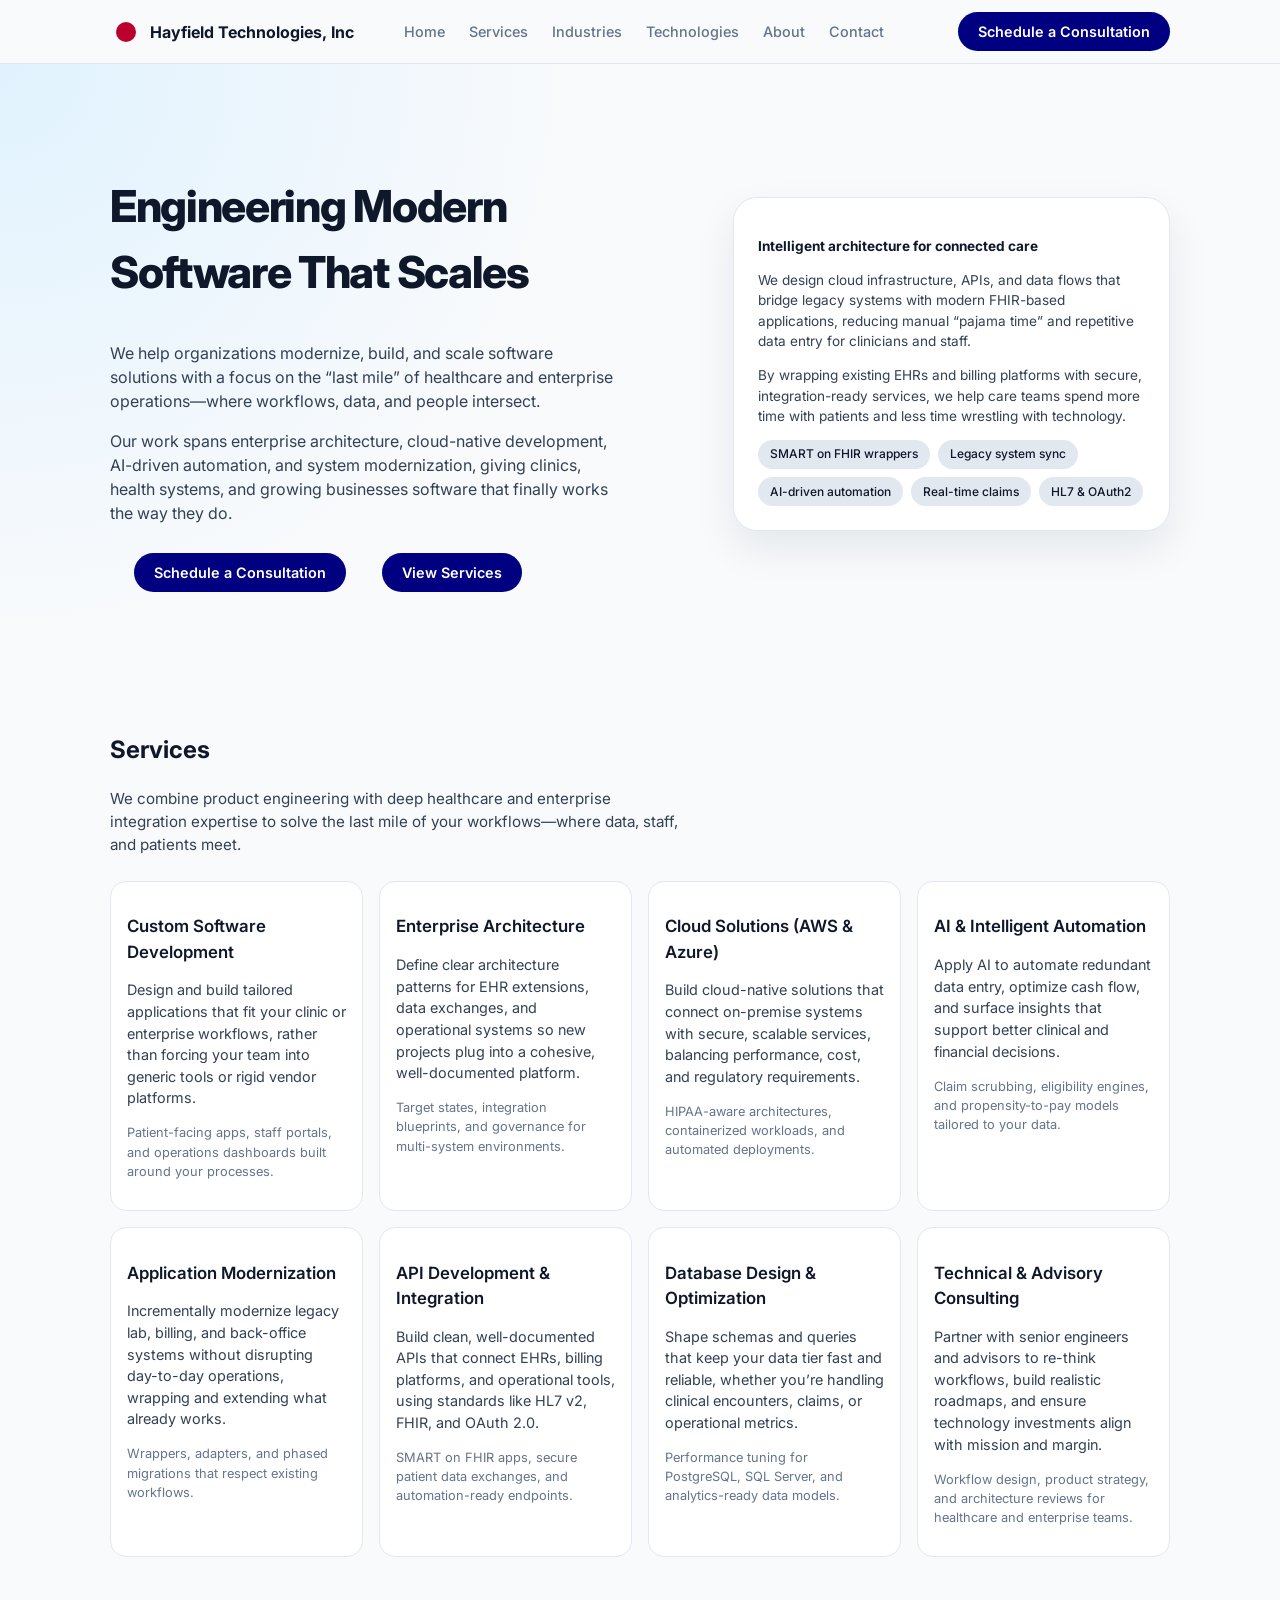
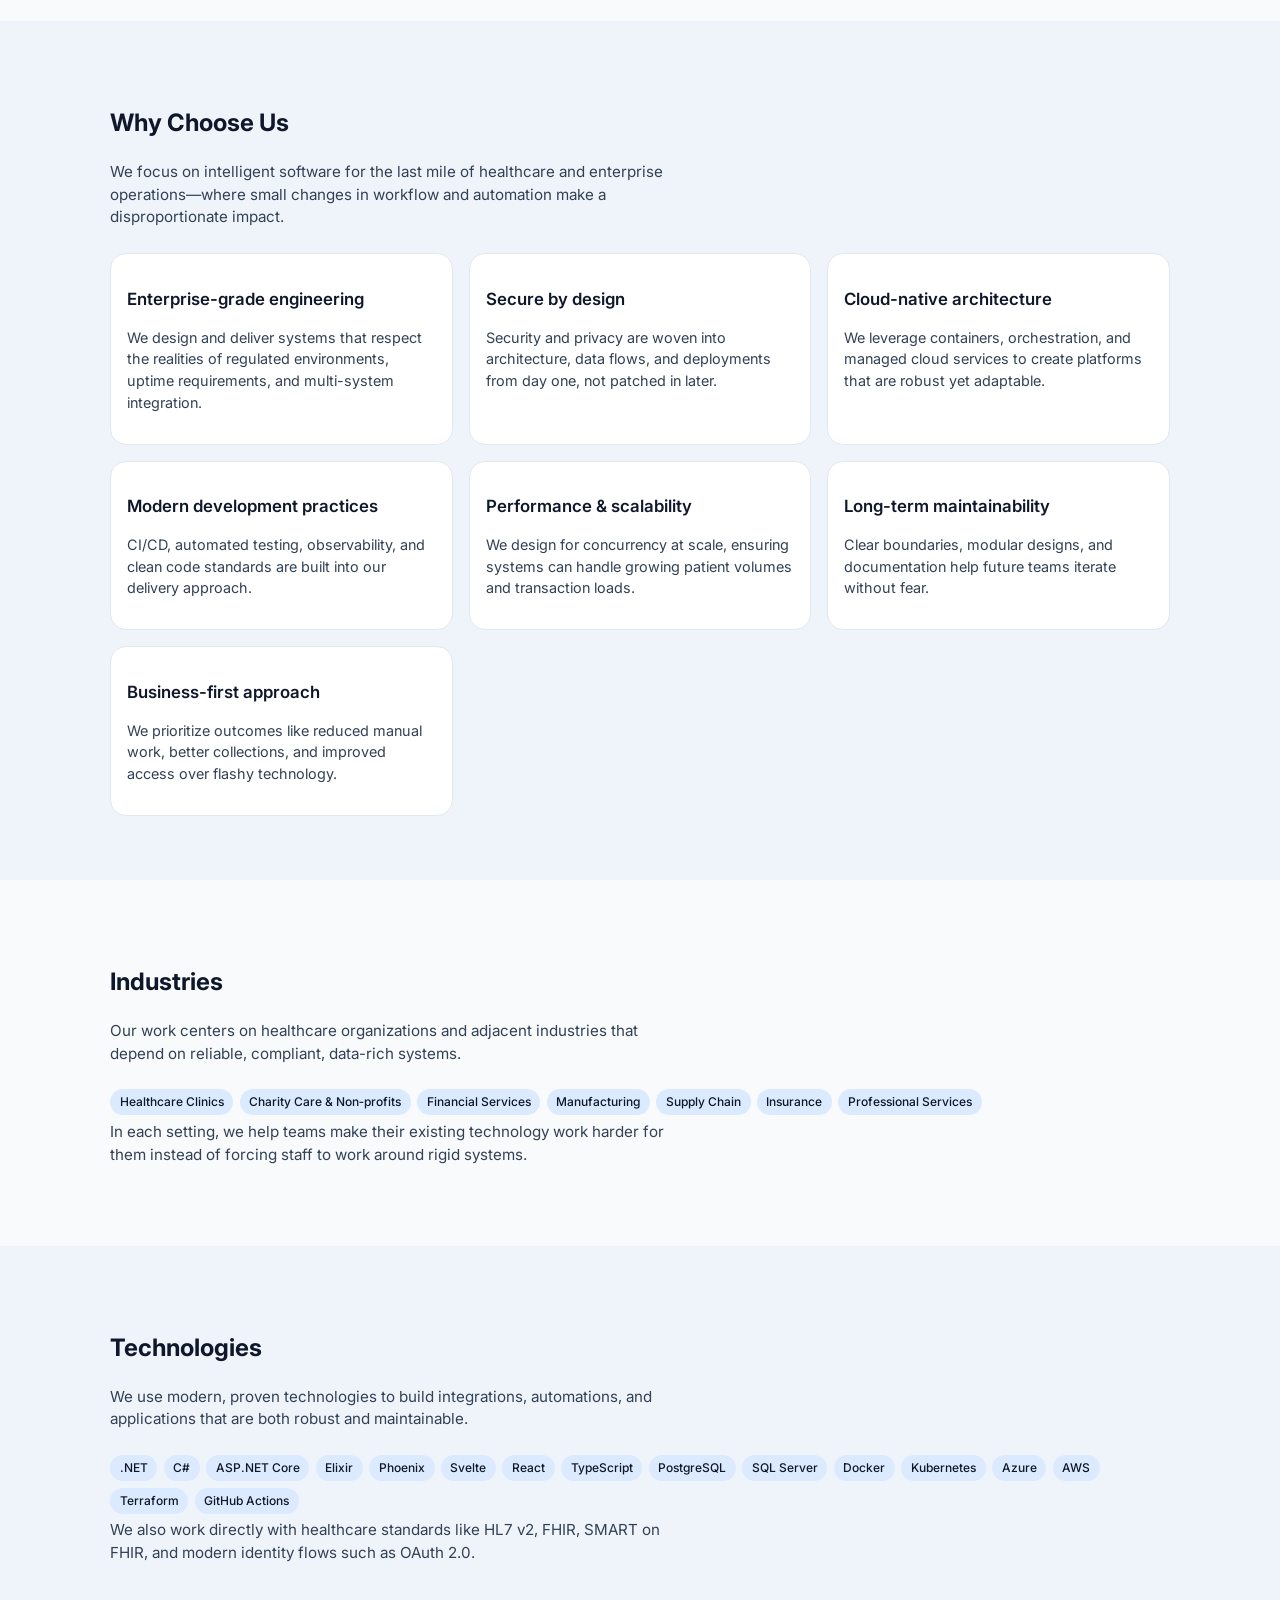
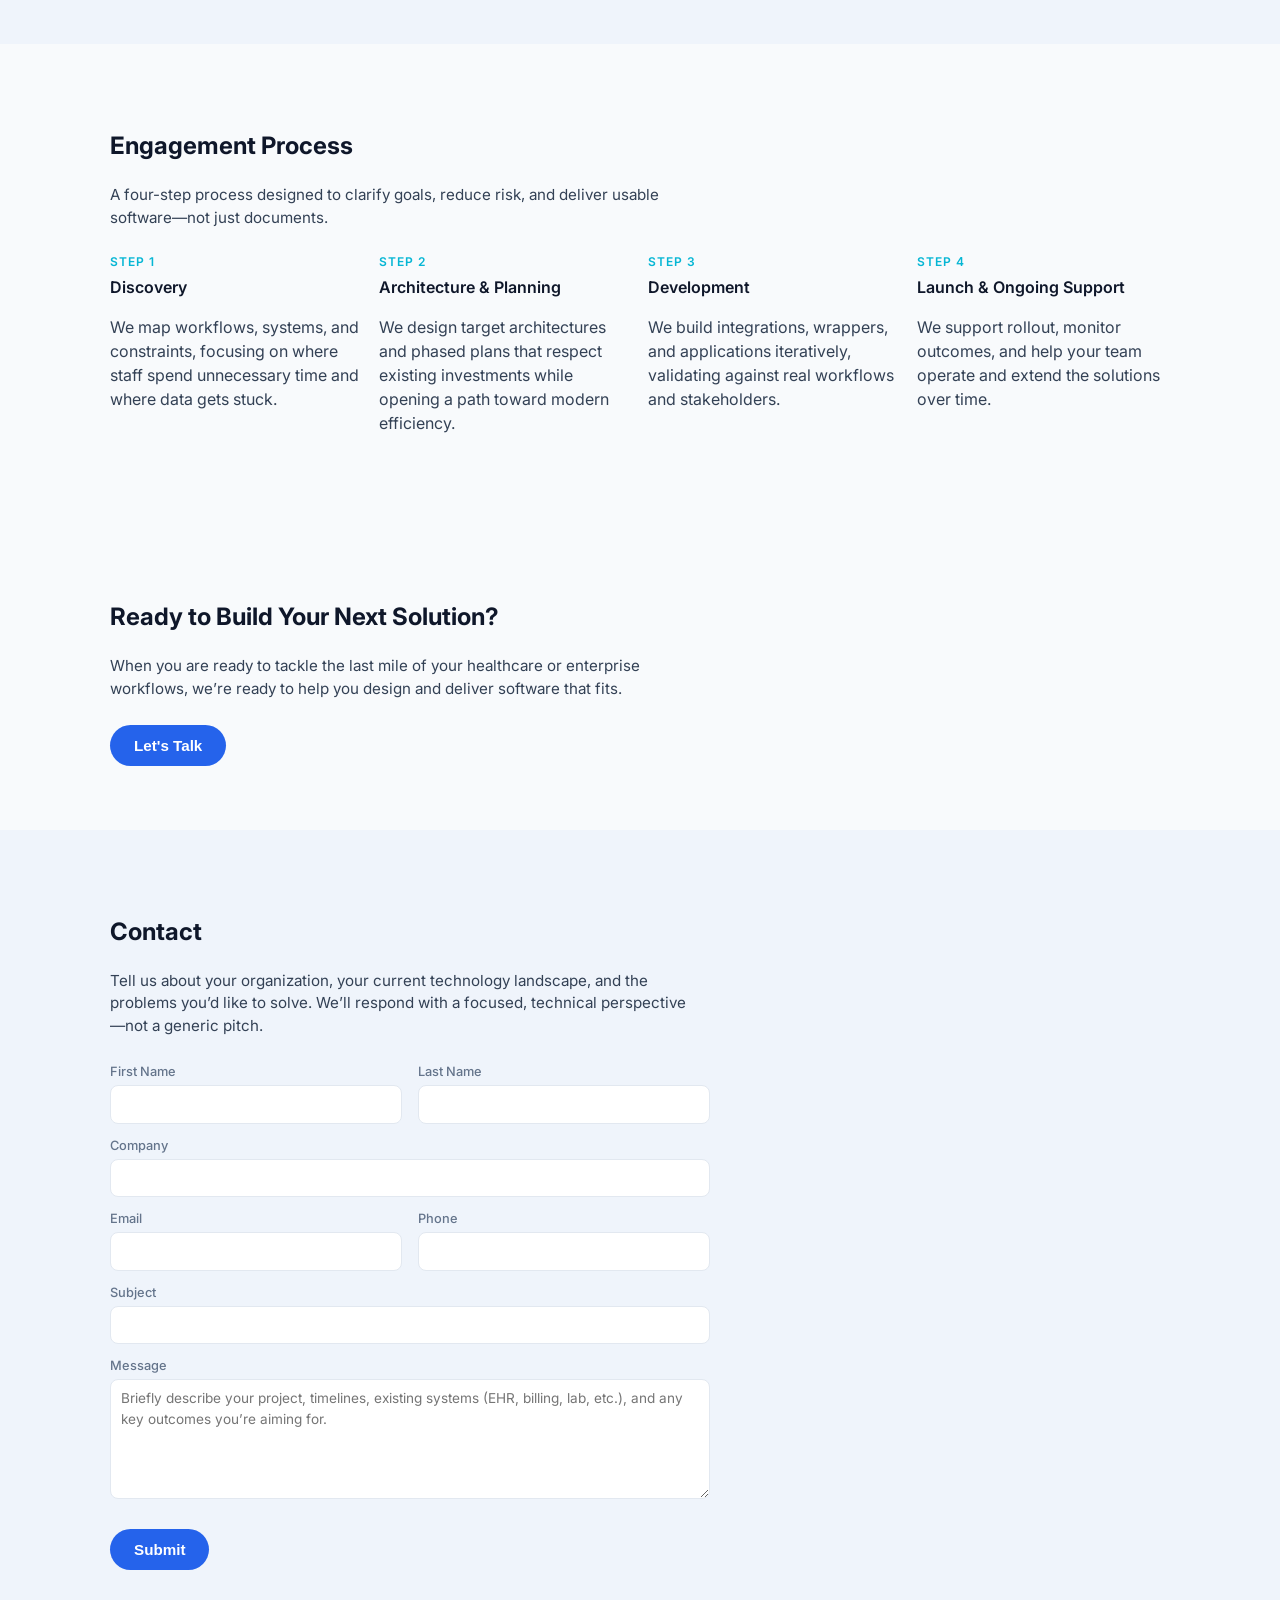
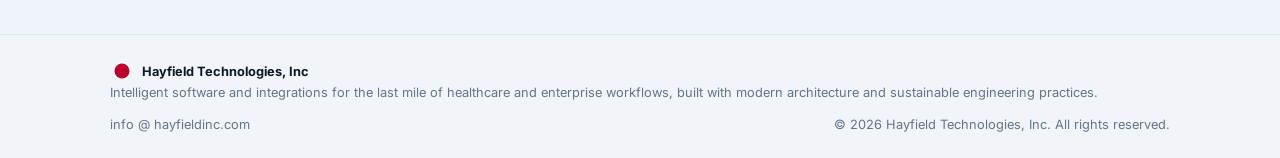
<file: index.html>
<!DOCTYPE html>
<html lang="en">
<head>
  <meta charset="UTF-8" />
  <meta name="viewport" content="width=device-width, initial-scale=1" />
  <title>Engineering Modern Software That Scales</title>

  <!-- Inter font -->
  <link
    href="https://fonts.googleapis.com/css2?family=Inter:wght@400;500;600;700;800&display=swap"
    rel="stylesheet"
  />

  <link rel="stylesheet" href="styles.css" />
</head>
<body>
  <!-- Navbar -->
  <header>
    <div class="container nav" aria-label="Main">
      <div class="nav-logo" aria-label="Company logo">
        <svg
          xmlns="http://www.w3.org/2000/svg"
          width="32"
          height="32"
          viewBox="0 0 32 32"
          role="img"
          aria-hidden="true"
        >
          <circle cx="16" cy="16" r="10" fill="#bc002d" />
        </svg>
        <span class="nav-logo-text">Hayfield Technologies, Inc</span>
      </div>
      <nav class="nav-links" aria-label="Primary navigation">
        <a href="#home">Home</a>
        <a href="#services">Services</a>
        <a href="#industries">Industries</a>
        <a href="#technologies">Technologies</a>
        <a href="#about">About</a>
        <a href="#contact">Contact</a>
      </nav>
      <a href="appointment.html" class="button-link">Schedule a Consultation</a>
    </div>
  </header>

  <main>
    <!-- Hero -->
    <section id="home" class="hero">
      <div class="container hero-layout">
        <div>
          <h1 class="hero-title">Engineering Modern Software That Scales</h1>
          <p class="hero-subtitle">
            We help organizations modernize, build, and scale software solutions with a focus on the “last mile” of healthcare and enterprise operations—where workflows, data, and people intersect.
          </p>
          <p class="hero-subtitle">
            Our work spans enterprise architecture, cloud-native development, AI-driven automation, and system modernization, giving clinics, health systems, and growing businesses software that finally works the way they do.
          </p>
          <div class="hero-actions">
            <a href="appointment.html" class="button-link">Schedule a Consultation</a>
            <a href="#services" class="button-link">View Services</a>
          </div>
        </div>
        <aside class="hero-illustration" aria-label="Software architecture illustration">
          <p class="hero-illustration-title">Intelligent architecture for connected care</p>
          <p>
            We design cloud infrastructure, APIs, and data flows that bridge legacy systems with modern FHIR-based applications, reducing manual “pajama time” and repetitive data entry for clinicians and staff.
          </p>
          <p>
            By wrapping existing EHRs and billing platforms with secure, integration-ready services, we help care teams spend more time with patients and less time wrestling with technology.
          </p>
          <div class="pill-row">
            <span class="pill">SMART on FHIR wrappers</span>
            <span class="pill">Legacy system sync</span>
            <span class="pill">AI-driven automation</span>
            <span class="pill">Real-time claims</span>
            <span class="pill">HL7 &amp; OAuth2</span>
          </div>
        </aside>
      </div>
    </section>

    <!-- Services -->
    <section id="services">
      <div class="container">
        <div class="section-header">
          <h2 class="section-title">Services</h2>
          <p class="section-subtitle">
            We combine product engineering with deep healthcare and enterprise integration expertise to solve the last mile of your workflows—where data, staff, and patients meet.
          </p>
        </div>
        <div class="grid grid-2 grid-4">
          <article class="card">
            <h3 class="card-title">Custom Software Development</h3>
            <p>
              Design and build tailored applications that fit your clinic or enterprise workflows, rather than forcing your team into generic tools or rigid vendor platforms.
            </p>
            <p class="card-meta">
              Patient-facing apps, staff portals, and operations dashboards built around your processes.
            </p>
          </article>
          <article class="card">
            <h3 class="card-title">Enterprise Architecture</h3>
            <p>
              Define clear architecture patterns for EHR extensions, data exchanges, and operational systems so new projects plug into a cohesive, well-documented platform.
            </p>
            <p class="card-meta">
              Target states, integration blueprints, and governance for multi-system environments.
            </p>
          </article>
          <article class="card">
            <h3 class="card-title">Cloud Solutions (AWS &amp; Azure)</h3>
            <p>
              Build cloud-native solutions that connect on-premise systems with secure, scalable services, balancing performance, cost, and regulatory requirements.
            </p>
            <p class="card-meta">
              HIPAA-aware architectures, containerized workloads, and automated deployments.
            </p>
          </article>
          <article class="card">
            <h3 class="card-title">AI &amp; Intelligent Automation</h3>
            <p>
              Apply AI to automate redundant data entry, optimize cash flow, and surface insights that support better clinical and financial decisions.
            </p>
            <p class="card-meta">
              Claim scrubbing, eligibility engines, and propensity-to-pay models tailored to your data.
            </p>
          </article>
          <article class="card">
            <h3 class="card-title">Application Modernization</h3>
            <p>
              Incrementally modernize legacy lab, billing, and back-office systems without disrupting day-to-day operations, wrapping and extending what already works.
            </p>
            <p class="card-meta">
              Wrappers, adapters, and phased migrations that respect existing workflows.
            </p>
          </article>
          <article class="card">
            <h3 class="card-title">API Development &amp; Integration</h3>
            <p>
              Build clean, well-documented APIs that connect EHRs, billing platforms, and operational tools, using standards like HL7 v2, FHIR, and OAuth 2.0.
            </p>
            <p class="card-meta">
              SMART on FHIR apps, secure patient data exchanges, and automation-ready endpoints.
            </p>
          </article>
          <article class="card">
            <h3 class="card-title">Database Design &amp; Optimization</h3>
            <p>
              Shape schemas and queries that keep your data tier fast and reliable, whether you’re handling clinical encounters, claims, or operational metrics.
            </p>
            <p class="card-meta">
              Performance tuning for PostgreSQL, SQL Server, and analytics-ready data models.
            </p>
          </article>
          <article class="card">
            <h3 class="card-title">Technical &amp; Advisory Consulting</h3>
            <p>
              Partner with senior engineers and advisors to re-think workflows, build realistic roadmaps, and ensure technology investments align with mission and margin.
            </p>
            <p class="card-meta">
              Workflow design, product strategy, and architecture reviews for healthcare and enterprise teams.
            </p>
          </article>
        </div>
      </div>
    </section>

    <!-- Why Choose Us / About -->
    <section id="about" style="background: #EFF4FB;">
      <div class="container">
        <div class="section-header">
          <h2 class="section-title">Why Choose Us</h2>
          <p class="section-subtitle">
            We focus on intelligent software for the last mile of healthcare and enterprise operations—where small changes in workflow and automation make a disproportionate impact.
          </p>
        </div>
        <div class="grid grid-2 grid-3">
          <article class="card">
            <h3 class="card-title">Enterprise-grade engineering</h3>
            <p>
              We design and deliver systems that respect the realities of regulated environments, uptime requirements, and multi-system integration.
            </p>
          </article>
          <article class="card">
            <h3 class="card-title">Secure by design</h3>
            <p>
              Security and privacy are woven into architecture, data flows, and deployments from day one, not patched in later.
            </p>
          </article>
          <article class="card">
            <h3 class="card-title">Cloud-native architecture</h3>
            <p>
              We leverage containers, orchestration, and managed cloud services to create platforms that are robust yet adaptable.
            </p>
          </article>
          <article class="card">
            <h3 class="card-title">Modern development practices</h3>
            <p>
              CI/CD, automated testing, observability, and clean code standards are built into our delivery approach.
            </p>
          </article>
          <article class="card">
            <h3 class="card-title">Performance &amp; scalability</h3>
            <p>
              We design for concurrency at scale, ensuring systems can handle growing patient volumes and transaction loads.
            </p>
          </article>
          <article class="card">
            <h3 class="card-title">Long-term maintainability</h3>
            <p>
              Clear boundaries, modular designs, and documentation help future teams iterate without fear.
            </p>
          </article>
          <article class="card">
            <h3 class="card-title">Business-first approach</h3>
            <p>
              We prioritize outcomes like reduced manual work, better collections, and improved access over flashy technology.
            </p>
          </article>
        </div>
      </div>
    </section>

    <!-- Industries -->
    <section id="industries">
      <div class="container">
        <div class="section-header">
          <h2 class="section-title">Industries</h2>
          <p class="section-subtitle">
            Our work centers on healthcare organizations and adjacent industries that depend on reliable, compliant, data-rich systems.
          </p>
        </div>
        <div class="badge-row">
          <span class="badge">Healthcare Clinics</span>
          <span class="badge">Charity Care &amp; Non‑profits</span>
          <span class="badge">Financial Services</span>
          <span class="badge">Manufacturing</span>
          <span class="badge">Supply Chain</span>
          <span class="badge">Insurance</span>
          <span class="badge">Professional Services</span>
        </div>
        <p class="section-subtitle">
          In each setting, we help teams make their existing technology work harder for them instead of forcing staff to work around rigid systems.
        </p>
      </div>
    </section>

    <!-- Technologies -->
    <section id="technologies" style="background: #EFF4FB;">
      <div class="container">
        <div class="section-header">
          <h2 class="section-title">Technologies</h2>
          <p class="section-subtitle">
            We use modern, proven technologies to build integrations, automations, and applications that are both robust and maintainable.
          </p>
        </div>
        <div class="badge-row">
          <span class="badge">.NET</span>
          <span class="badge">C#</span>
          <span class="badge">ASP.NET Core</span>
          <span class="badge">Elixir</span>
          <span class="badge">Phoenix</span>
          <span class="badge">Svelte</span>
          <span class="badge">React</span>
          <span class="badge">TypeScript</span>
          <span class="badge">PostgreSQL</span>
          <span class="badge">SQL Server</span>
          <span class="badge">Docker</span>
          <span class="badge">Kubernetes</span>
          <span class="badge">Azure</span>
          <span class="badge">AWS</span>
          <span class="badge">Terraform</span>
          <span class="badge">GitHub Actions</span>
        </div>
        <p class="section-subtitle">
          We also work directly with healthcare standards like HL7 v2, FHIR, SMART on FHIR, and modern identity flows such as OAuth 2.0.
        </p>
      </div>
    </section>

    <!-- Engagement Process -->
    <section id="process">
      <div class="container">
        <div class="section-header">
          <h2 class="section-title">Engagement Process</h2>
          <p class="section-subtitle">
            A four-step process designed to clarify goals, reduce risk, and deliver usable software—not just documents.
          </p>
        </div>
        <div class="timeline">
          <article class="timeline-step">
            <div class="timeline-step-number">Step 1</div>
            <div class="timeline-step-title">Discovery</div>
            <p>
              We map workflows, systems, and constraints, focusing on where staff spend unnecessary time and where data gets stuck.
            </p>
          </article>
          <article class="timeline-step">
            <div class="timeline-step-number">Step 2</div>
            <div class="timeline-step-title">Architecture &amp; Planning</div>
            <p>
              We design target architectures and phased plans that respect existing investments while opening a path toward modern efficiency.
            </p>
          </article>
          <article class="timeline-step">
            <div class="timeline-step-number">Step 3</div>
            <div class="timeline-step-title">Development</div>
            <p>
              We build integrations, wrappers, and applications iteratively, validating against real workflows and stakeholders.
            </p>
          </article>
          <article class="timeline-step">
            <div class="timeline-step-number">Step 4</div>
            <div class="timeline-step-title">Launch &amp; Ongoing Support</div>
            <p>
              We support rollout, monitor outcomes, and help your team operate and extend the solutions over time.
            </p>
          </article>
        </div>
      </div>
    </section>

    <!-- CTA -->
    <section>
      <div class="container">
        <div class="section-header">
          <h2 class="section-title">Ready to Build Your Next Solution?</h2>
          <p class="section-subtitle">
            When you are ready to tackle the last mile of your healthcare or enterprise workflows, we’re ready to help you design and deliver software that fits.
          </p>
        </div>
        <button class="btn-primary" type="button" disabled>
          Let's Talk
        </button>
      </div>
    </section>

    <!-- Contact -->
    <section id="contact" style="background: #EFF4FB;">
      <div class="container">
        <div class="section-header">
          <h2 class="section-title">Contact</h2>
          <p class="section-subtitle">
            Tell us about your organization, your current technology landscape, and the problems you’d like to solve. We’ll respond with a focused, technical perspective—not a generic pitch.
          </p>
        </div>
        <form id="contact-form" class="form" aria-label="Contact form">
          <div class="grid form-row-2">
            <div>
              <label for="firstname">First Name</label>
              <input id="firstname" type="text" name="firstname" required />
            </div>
            <div>
              <label for="lastname">Last Name</label>
              <input id="lastname" type="text" name="lastname" required />
            </div>
          </div>
          <div class="form-row-2">
            <div>
              <label for="company">Company</label>
              <input id="company" type="text" name="company" />
            </div>
          </div>

          <div class="grid form-row-2">
            <div>
              <label for="email">Email</label>
              <input id="email" type="email" name="email" />
            </div>
            <div>
              <label for="phone">Phone</label>
              <input id="phone" type="tel" name="phone" />
            </div>
          </div>
          <div>
            <label for="subject">Subject</label>
            <input id="subject" type="text" name="subject" />
          </div>
          <div>
            <label for="message">Message</label>
            <textarea
              id="message"
              name="message"
              placeholder="Briefly describe your project, timelines, existing systems (EHR, billing, lab, etc.), and any key outcomes you’re aiming for."
            ></textarea>
          </div>
          <div class="form-actions">
            <button id="submit-btn" class="btn-form" type="submit">
              Submit
            </button>
          </div>
          <div id="form-message" class="form-message" aria-live="polite"></div>
        </form>
      </div>
    </section>
  </main>

  <!-- Footer -->
  <footer>
    <div class="container footer-layout">
      <div>
        <div class="footer-logo">
          <svg
            xmlns="http://www.w3.org/2000/svg"
            width="24"
            height="24"
            viewBox="0 0 32 32"
            role="img"
            aria-hidden="true"
          >
            <circle cx="16" cy="16" r="10" fill="#bc002d" />
          </svg>
          <span class="footer-logo-text">Hayfield Technologies, Inc</span>
        </div>
        <div>
          Intelligent software and integrations for the last mile of healthcare and enterprise workflows, built with modern architecture and sustainable engineering practices.
        </div>
      </div>
      <div class="footer-links" aria-label="Social links">
        <a href="#">info @ hayfieldinc.com</a>
      </div>
      <div>© <span id="year"></span> Hayfield Technologies, Inc. All rights reserved.</div>
    </div>
  </footer>

  <script>
    // Simple copyright year
    document.getElementById("year").textContent = new Date().getFullYear();

    // Contact form API integration
    (function () {
      const API_URL = "https://delicate-thunder-926e.sysb2b.workers.dev/api/contacts";

      const form = document.getElementById("contact-form");
      const submitBtn = document.getElementById("submit-btn");
      const messageEl = document.getElementById("form-message");

      form.addEventListener("submit", async (event) => {
        event.preventDefault();

        submitBtn.disabled = true;
        messageEl.className = "form-message";
        messageEl.textContent = "";

        const data = {
          firstname: form.firstname.value.trim(),
          lastname: form.lastname.value.trim(),
          email: form.email.value.trim(),
          company: form.company.value.trim() || undefined,
          phone: form.phone.value.trim() || undefined,
          subject: form.subject.value.trim() || undefined,
          message: form.message.value.trim(),
        };

        try {
          const res = await fetch(API_URL, {
            method: "POST",
            headers: { "Content-Type": "application/json" },
            body: JSON.stringify(data),
          });

          const result = await res.json();

          if (!res.ok) {
            throw new Error("Failed to send message");
          }

          messageEl.className = "form-message success";
          messageEl.textContent =
            "Thanks! Your message has been sent. We'll be in touch soon.";
          form.reset();
        } catch (err) {
          messageEl.className = "form-message error";
          messageEl.textContent =
            err instanceof Error
              ? err.message
              : "Something went wrong. Please try again.";
        } finally {
          submitBtn.disabled = false;
        }
      });
    })();
  </script>
</body>
</html>
</file>
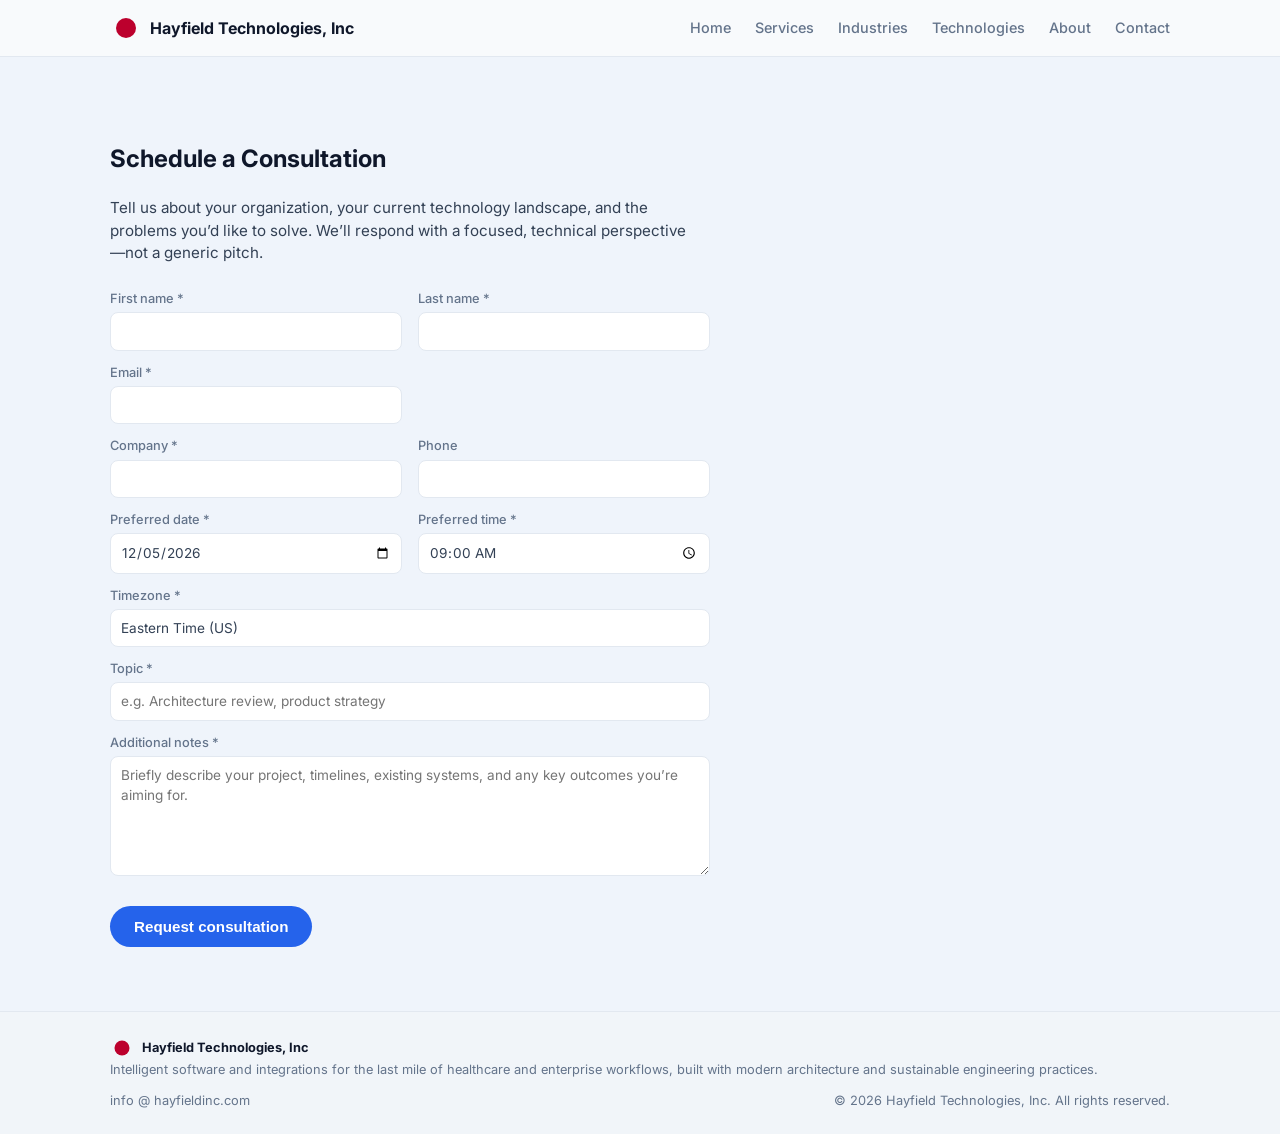
<file: appointment.html>
<!DOCTYPE html>
<html lang="en">
<head>
  <meta charset="UTF-8" />
  <meta name="viewport" content="width=device-width, initial-scale=1" />
  <title>Schedule a Consultation — Hayfield Technologies, Inc</title>

  <!-- Inter font -->
  <link
    href="https://fonts.googleapis.com/css2?family=Inter:wght@400;500;600;700;800&display=swap"
    rel="stylesheet"
  />

    <link rel="stylesheet" href="styles.css" />
</head>
<body>
  <!-- Navbar -->
  <header>
    <div class="container nav" aria-label="Main">
      <div class="nav-logo" aria-label="Company logo">
        <svg
          xmlns="http://www.w3.org/2000/svg"
          width="32"
          height="32"
          viewBox="0 0 32 32"
          role="img"
          aria-hidden="true"
        >
          <circle cx="16" cy="16" r="10" fill="#bc002d" />
        </svg>
        <span class="nav-logo-text">Hayfield Technologies, Inc</span>
      </div>
      <nav class="nav-links" aria-label="Primary navigation">
        <a href="./index.html#home">Home</a>
        <a href="./index.html#services">Services</a>
        <a href="./index.html#industries">Industries</a>
        <a href="./index.html#technologies">Technologies</a>
        <a href="./index.html#about">About</a>
        <a href="./index.html#contact">Contact</a>
      </nav>
      
    </div>
  </header>

  <main>
    <!-- Consultation scheduling form -->
    <section id="contact" style="background: #EFF4FB; min-height: calc(100vh - 140px);">
      <div class="container">
        <div class="section-header">
          <h2 class="section-title">Schedule a Consultation</h2>
          <p class="section-subtitle">
            Tell us about your organization, your current technology landscape, and the problems you’d like to solve. We’ll respond with a focused, technical perspective—not a generic pitch.
          </p>
        </div>

        <form id="consultationForm" class="form" aria-label="Consultation scheduling form">
          <div class="grid form-row-2">
            <div>
              <label for="firstname">First name *</label>
              <input id="firstname" type="text" name="firstname" required  minlength="2" maxlength="20"/>
            </div>
             <div>
              <label for="lastname">Last name *</label>
              <input id="lastname" type="text" name="lastname" required   minlength="2" maxlength="20" />
            </div>
            </div>
            <div class="grid form-row-2">
            <div>
              <label for="email">Email *</label>
              <input id="email" type="email" name="email" required   maxlength="50"/>
            </div>
          </div>

          <div class="grid form-row-2">
            <div>
              <label for="company">Company *</label>
              <input id="company" type="text" name="company"  required min="5" maxlength="50"/>
            </div>
            <div>
              <label for="phone">Phone</label>
              <input id="phone" type="tel" name="phone" />
            </div>
          </div>

          <div class="grid form-row-2">
            <div>
              <label for="preferred_date">Preferred date *</label>
              <input id="preferred_date" type="date" name="preferred_date" required />
              
            </div>
            <div>
              <label for="preferred_time">Preferred time *</label>
              <input id="preferred_time" type="time" name="preferred_time"  required />
             
            </div>
          </div>

          <div>
            <label for="timezone">Timezone *</label>
            <select id="timezone" name="timezone" required>
          
              <option value="America/New_York">Eastern Time (US)</option>
              <option value="America/Chicago">Central Time (US)</option>
              <option value="America/Denver">Mountain Time (US)</option>
              <option value="America/Los_Angeles">Pacific Time (US)</option>
             
            </select>
          </div>

          <div>
            <label for="topic">Topic *</label>
            <input id="topic" type="text" name="topic" placeholder="e.g. Architecture review, product strategy"   minlength="5" maxlength="20" required/>
          </div>

          <div>
            <label for="notes">Additional notes *</label>
            <textarea
              id="notes"
              name="notes"
              placeholder="Briefly describe your project, timelines, existing systems, and any key outcomes you’re aiming for."   minlength="5" maxlength="400" required
            ></textarea>
          </div>

          <div class="form-actions">
            <button id="submit-btn" class="btn-form" type="submit">
              Request consultation
            </button>
          </div>

          <div id="form-message" class="form-message"></div>
        </form>
      </div>
    </section>
  </main>

  <!-- Footer -->
  <footer>
    <div class="container footer-layout">
      <div>
        <div class="footer-logo">
          <svg
            xmlns="http://www.w3.org/2000/svg"
            width="24"
            height="24"
            viewBox="0 0 32 32"
            role="img"
            aria-hidden="true"
          >
            <circle cx="16" cy="16" r="10" fill="#bc002d" />
          </svg>
          <span class="footer-logo-text">Hayfield Technologies, Inc</span>
        </div>
        <div>
          Intelligent software and integrations for the last mile of healthcare and enterprise workflows, built with modern architecture and sustainable engineering practices.
        </div>
      </div>
      <div class="footer-links" aria-label="Social links">
        <a href="#">info @ hayfieldinc.com</a>
      </div>
      <div>© <span id="year"></span> Hayfield Technologies, Inc. All rights reserved.</div>
    </div>
  </footer>

  <script>
    const timeInput = document.getElementById("preferred_time");
      const dateInput = document.getElementById("preferred_date");
       const tomorrow = new Date();
  tomorrow.setDate(tomorrow.getDate() + 1);
     function formatLocalDate(date) {
    const year = date.getFullYear();
    const month = String(date.getMonth() + 1).padStart(2, "0");
    const day = String(date.getDate()).padStart(2, "0");

    return `${year}-${month}-${day}`;
  }
  dateInput.min = formatLocalDate(tomorrow);
  dateInput.value=dateInput.min;
  timeInput.value="09:00"
    // Simple copyright year
    document.getElementById("year").textContent = new Date().getFullYear();

    // Consultation form API integration
    (function () {
      const API_URL = "https://delicate-thunder-926e.sysb2b.workers.dev/api/consultations";

      const form = document.getElementById("consultationForm");
      const submitBtn = document.getElementById("submit-btn");
      const messageEl = document.getElementById("form-message");

      form.addEventListener("submit", async (event) => {
        event.preventDefault();

        submitBtn.disabled = true;
        messageEl.className = "form-message";
        messageEl.textContent = "";

        const data = {
          firstname: form.firstname.value.trim(),
           lastname: form.lastname.value.trim(),
          email: form.email.value.trim(),
          company: form.company.value.trim() || undefined,
          phone: form.phone.value.trim() || undefined,
          preferred_date: form.preferred_date.value,
          preferred_time: form.preferred_time.value,
          timezone: form.timezone.value,
          topic: form.topic.value.trim() || undefined,
          notes: form.notes.value.trim() || undefined,
        };

        try {
          const res = await fetch(API_URL, {
            method: "POST",
            headers: { "Content-Type": "application/json" },
            body: JSON.stringify(data),
          });

          const body = await res.json().catch(() => ({}));

          if (!res.ok) {
            throw new Error(body.error || "Failed to send request");
          }

          messageEl.className = "form-message success";
          messageEl.textContent =
            "Your consultation request has been submitted. We’ll contact you shortly.";
          form.reset();
        } catch (err) {
          messageEl.className = "form-message error";
          messageEl.textContent =
            err instanceof Error
              ? err.message
              : "Something went wrong. Please try again.";
        } finally {
          submitBtn.disabled = false;
        }
      });
    })();
  </script>
</body>
</html>
</file>
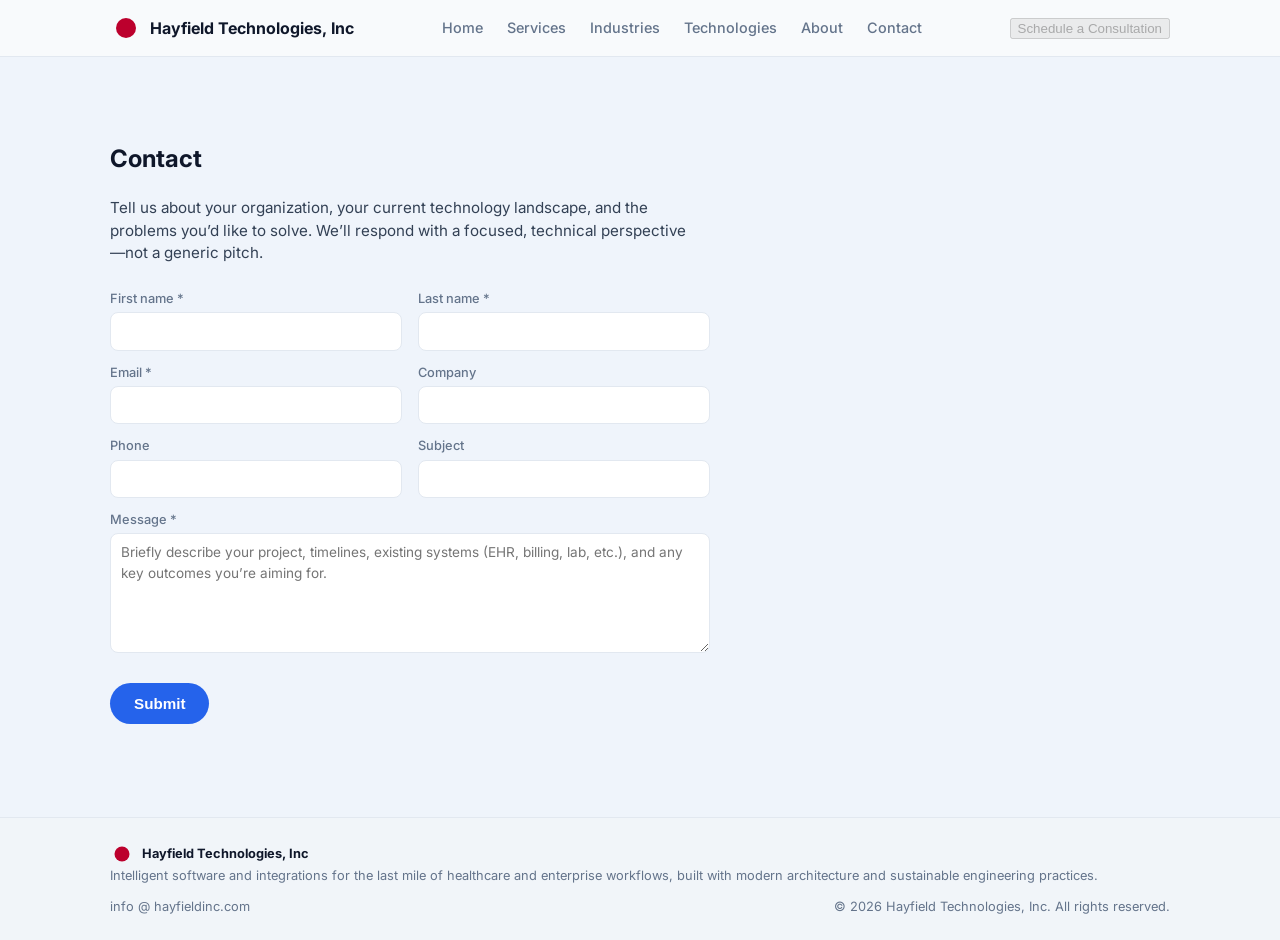
<file: contact.html>
<!DOCTYPE html>
<html lang="en">
<head>
  <meta charset="UTF-8" />
  <meta name="viewport" content="width=device-width, initial-scale=1" />
  <title>Contact Us — Hayfield Technologies, Inc</title>

  <!-- Inter font -->
  <link
    href="https://fonts.googleapis.com/css2?family=Inter:wght@400;500;600;700;800&display=swap"
    rel="stylesheet"
  />

    <link rel="stylesheet" href="styles.css" />
</head>
<body>
  <!-- Navbar -->
  <header>
    <div class="container nav" aria-label="Main">
      <div class="nav-logo" aria-label="Company logo">
        <svg
          xmlns="http://www.w3.org/2000/svg"
          width="32"
          height="32"
          viewBox="0 0 32 32"
          role="img"
          aria-hidden="true"
        >
          <circle cx="16" cy="16" r="10" fill="#bc002d" />
        </svg>
        <span class="nav-logo-text">Hayfield Technologies, Inc</span>
      </div>
      <nav class="nav-links" aria-label="Primary navigation">
        <a href="/#home">Home</a>
        <a href="/#services">Services</a>
        <a href="/#industries">Industries</a>
        <a href="/#technologies">Technologies</a>
        <a href="/#about">About</a>
        <a href="/contact.html">Contact</a>
      </nav>
      <button class="nav-cta" type="button" disabled>
        Schedule a Consultation
      </button>
    </div>
  </header>

  <main>
    <!-- Contact -->
    <section id="contact" style="background: #EFF4FB; min-height: calc(100vh - 140px);">
      <div class="container">
        <div class="section-header">
          <h2 class="section-title">Contact</h2>
          <p class="section-subtitle">
            Tell us about your organization, your current technology landscape, and the problems you’d like to solve. We’ll respond with a focused, technical perspective—not a generic pitch.
          </p>
        </div>

        <form id="contact-form" class="form" aria-label="Contact form">
          <div class="grid form-row-2">
            <div class="col-6">
              <label for="firstname">First name *</label>
              <input id="firstname" type="text" name="firstname" required />
            </div>
            <div>
              <label for="lastname">Last name *</label>
              <input id="lastname" type="text" name="lastname" required />
            </div>
          </div>

          <div class="grid form-row-2">
            <div>
              <label for="email">Email *</label>
              <input id="email" type="email" name="email" required />
            </div>
            <div>
              <label for="company">Company</label>
              <input id="company" type="text" name="company" />
            </div>
          </div>

          <div class="grid form-row-2">
            <div>
              <label for="phone">Phone</label>
              <input id="phone" type="tel" name="phone" />
            </div>
            <div>
              <label for="subject">Subject</label>
              <input id="subject" type="text" name="subject" />
            </div>
          </div>

          <div>
            <label for="message">Message *</label>
            <textarea
              id="message"
              name="message"
              required
              placeholder="Briefly describe your project, timelines, existing systems (EHR, billing, lab, etc.), and any key outcomes you’re aiming for."
            ></textarea>
          </div>

          <div class="form-actions">
            <button id="submit-btn" class="btn-form" type="submit">
              Submit
            </button>
          </div>

          <div id="form-message" class="form-message"></div>
        </form>
      </div>
    </section>
  </main>

  <!-- Footer -->
  <footer>
    <div class="container footer-layout">
      <div>
        <div class="footer-logo">
          <svg
            xmlns="http://www.w3.org/2000/svg"
            width="24"
            height="24"
            viewBox="0 0 32 32"
            role="img"
            aria-hidden="true"
          >
            <circle cx="16" cy="16" r="10" fill="#bc002d" />
          </svg>
          <span class="footer-logo-text">Hayfield Technologies, Inc</span>
        </div>
        <div>
          Intelligent software and integrations for the last mile of healthcare and enterprise workflows, built with modern architecture and sustainable engineering practices.
        </div>
      </div>
      <div class="footer-links" aria-label="Social links">
        <a href="#">info @ hayfieldinc.com</a>
      </div>
      <div>© <span id="year"></span> Hayfield Technologies, Inc. All rights reserved.</div>
    </div>
  </footer>

  <script>
    // Simple copyright year
    document.getElementById("year").textContent = new Date().getFullYear();

    // Contact form API integration
    (function () {
      const API_URL = "https://delicate-thunder-926e.sysb2b.workers.dev/api/contacts";

      const form = document.getElementById("contact-form");
      const submitBtn = document.getElementById("submit-btn");
      const messageEl = document.getElementById("form-message");

      form.addEventListener("submit", async (event) => {
        event.preventDefault();

        submitBtn.disabled = true;
        messageEl.className = "form-message";
        messageEl.textContent = "";

        const data = {
          firstname: form.firstname.value.trim(),
          lastname: form.lastname.value.trim(),
          email: form.email.value.trim(),
          company: form.company.value.trim() || undefined,
          phone: form.phone.value.trim() || undefined,
          subject: form.subject.value.trim() || undefined,
          message: form.message.value.trim(),
        };

        try {
          const res = await fetch(API_URL, {
            method: "POST",
            headers: { "Content-Type": "application/json" },
            body: JSON.stringify(data),
          });

          const result = await res.json();

          if (!res.ok) {
            throw new Error("Failed to send message");
          }

          messageEl.className = "form-message success";
          messageEl.textContent =
            "Thanks! Your message has been sent. We'll be in touch soon.";
          form.reset();
        } catch (err) {
          messageEl.className = "form-message error";
          messageEl.textContent =
            err instanceof Error
              ? err.message
              : "Something went wrong. Please try again.";
        } finally {
          submitBtn.disabled = false;
        }
      });
    })();
  </script>
</body>
</html>
</file>
<file: styles.css>
/* ===== Hayfield Technologies — styles.css ===== */

:root {
  --primary-navy: #0F172A;
  --secondary-blue: #2563EB;
  --accent-cyan: #06B6D4;
  --bg: #F8FAFC;
  --text: #334155;
  --border: #E2E8F0;
}

* {
  box-sizing: border-box;
}

html {
  scroll-behavior: smooth;
}

body {
  margin: 0;
  font-family: "Inter", system-ui, -apple-system, BlinkMacSystemFont,
    "Segoe UI", sans-serif;
  background: var(--bg);
  color: var(--text);
  line-height: 1.5;
  font-weight: 400;
}

a {
  color: inherit;
  text-decoration: none;
}

/* Layout helpers */
.container {
  max-width: 1100px;
  margin: 0 auto;
  padding: 0 1.25rem;
}

section {
  padding: 4rem 0;
}

/* Navbar */
header {
  position: sticky;
  top: 0;
  z-index: 20;
  background: rgba(248, 250, 252, 0.98);
  backdrop-filter: blur(12px);
  border-bottom: 1px solid var(--border);
}

.nav {
  display: flex;
  align-items: center;
  justify-content: space-between;
  padding: 0.75rem 1.25rem;
}

.nav-logo {
  display: flex;
  align-items: center;
  justify-content: center;
  gap: 0.5rem;
}

.nav-logo svg {
  width: 32px;
  height: 32px;
}

.nav-logo-text {
  font-size: 1rem;
  font-weight: 700;
  color: var(--primary-navy);
}

.nav-links {
  display: flex;
  gap: 1.5rem;
  font-size: 0.9rem;
  font-weight: 500;
}

.nav-links a {
  color: #64748B;
}

.nav-links a:hover {
  color: var(--secondary-blue);
}

.button-link {
  display: inline-block;
  padding: 0.55rem 1.25rem;
  margin-left: 1.5rem;
  background-color: navy;
  color: #ffffff;
  text-decoration: none;
  text-align: center;
  border-radius: 2rem;
  font-size: 0.9rem;
  font-weight: 600;
  transition: background-color 0.2s;
}

.button-link:hover {
  background-color: #0056b3;
}

/* Hero */
.hero {
  padding: 4.5rem 0 3.5rem;
  background: radial-gradient(circle at top left, #E0F2FE 0, #F8FAFC 40%);
}

.hero-layout {
  display: grid;
  gap: 2.5rem;
}

@media (min-width: 768px) {
  .hero-layout {
    grid-template-columns: minmax(0, 2fr) minmax(0, 1.5fr);
    align-items: center;
  }
}

.hero-title {
  font-size: clamp(2rem, 3vw + 1rem, 2.75rem);
  font-weight: 800;
  letter-spacing: -0.03em;
  color: var(--primary-navy);
}

.hero-subtitle {
  margin-top: 1rem;
  color: var(--text);
  max-width: 32rem;
  font-size: 1rem;
  font-weight: 400;
}

.hero-actions {
  margin-top: 1.75rem;
  display: flex;
  flex-wrap: wrap;
  gap: 0.75rem;
}

.btn-primary {
  padding: 0.75rem 1.5rem;
  border-radius: 999px;
  font-weight: 600;
  font-size: 0.95rem;
  background: var(--secondary-blue);
  color: #fff;
  border: none;
}

.btn-primary[disabled] {
  pointer-events: none;
}

.hero-illustration {
  border-radius: 1.5rem;
  background: #ffffff;
  border: 1px solid var(--border);
  padding: 1.5rem;
  box-shadow: 0 18px 40px rgba(15, 23, 42, 0.08);
  font-size: 0.85rem;
  font-weight: 400;
  color: var(--text);
}

.hero-illustration-title {
  font-weight: 700;
  margin-bottom: 0.75rem;
  color: var(--primary-navy);
}

.pill-row {
  display: flex;
  flex-wrap: wrap;
  gap: 0.5rem;
  margin-top: 0.75rem;
}

.pill {
  padding: 0.35rem 0.75rem;
  border-radius: 999px;
  background: #E2E8F0;
  font-size: 0.75rem;
  color: var(--primary-navy);
  font-weight: 500;
}

/* Section headings */
.section-header {
  margin-bottom: 1.5rem;
}

.section-title {
  font-size: 1.5rem;
  font-weight: 700;
  color: var(--primary-navy);
}

.section-subtitle {
  margin-top: 0.35rem;
  color: var(--text);
  font-size: 0.95rem;
  max-width: 36rem;
  font-weight: 400;
}

/* Grids */
.grid {
  display: grid;
  gap: 1rem;
}

@media (min-width: 640px) {
  .grid-2 {
    grid-template-columns: repeat(2, minmax(0, 1fr));
  }
}

@media (min-width: 1024px) {
  .grid-3 {
    grid-template-columns: repeat(3, minmax(0, 1fr));
  }
  .grid-4 {
    grid-template-columns: repeat(4, minmax(0, 1fr));
  }
}

/* Cards */
.card {
  background: #ffffff;
  border-radius: 1rem;
  border: 1px solid var(--border);
  padding: 1rem;
  font-size: 0.9rem;
  color: var(--text);
  font-weight: 400;
}

.card-title {
  font-weight: 600;
  margin-bottom: 0.35rem;
  color: var(--primary-navy);
}

.card-meta {
  margin-top: 0.35rem;
  font-size: 0.8rem;
  color: #64748B;
  font-weight: 400;
}

/* Badges */
.badge-row {
  display: flex;
  flex-wrap: wrap;
  gap: 0.4rem;
  font-size: 0.75rem;
  margin-top: 0.75rem;
}

.badge {
  padding: 0.25rem 0.6rem;
  border-radius: 999px;
  background: #DBEAFE;
  color: var(--primary-navy);
  font-weight: 500;
}

/* Process timeline */
.timeline {
  display: grid;
  gap: 1rem;
}

@media (min-width: 768px) {
  .timeline {
    grid-template-columns: repeat(4, minmax(0, 1fr));
  }
}

.timeline-step {
  text-align: left;
}

.timeline-step-number {
  font-size: 0.75rem;
  font-weight: 600;
  color: var(--accent-cyan);
  text-transform: uppercase;
  letter-spacing: 0.08em;
}

.timeline-step-title {
  font-weight: 600;
  margin-top: 0.25rem;
  margin-bottom: 0.25rem;
  color: var(--primary-navy);
}

/* Contact form */
.form {
  display: grid;
  gap: 0.75rem;
  max-width: 600px;
}

@media (min-width: 640px) {
  .form-row-2 {
    grid-template-columns: repeat(2, minmax(0, 1fr));
  }
}

label {
  display: block;
  font-size: 0.8rem;
  font-weight: 500;
  color: #64748B;
  margin-bottom: 0.25rem;
}

input,
textarea {
  width: 100%;
  padding: 0.5rem 0.6rem;
  border-radius: 0.5rem;
  border: 1px solid var(--border);
  font: inherit;
  font-size: 0.85rem;
  color: var(--text);
  background: #ffffff;
}

textarea {
  min-height: 120px;
  resize: vertical;
}

input:focus,
textarea:focus {
  outline: 2px solid var(--accent-cyan);
  outline-offset: 1px;
  border-color: var(--accent-cyan);
}

.form-actions {
  margin-top: 0.75rem;
}

.btn-form {
  padding: 0.75rem 1.5rem;
  border-radius: 999px;
  background: var(--secondary-blue);
  color: #fff;
  font-weight: 600;
  font-size: 0.95rem;
  border: none;
  cursor: pointer;
  opacity: 1;
}

.btn-form[disabled] {
  pointer-events: none;
}

/* Form messages */
.form-message {
  margin-top: 0.75rem;
  padding: 0.5rem 0.75rem;
  border-radius: 0.5rem;
  font-size: 0.85rem;
  display: none;
}

.form-message.success {
  display: block;
  background: #e6ffed;
  color: #1f6f2e;
  border: 1px solid #b7e4c2;
}

.form-message.error {
  display: block;
  background: #ffeef0;
  color: #a31515;
  border: 1px solid #f5c6cb;
}

/* Footer */
footer {
  border-top: 1px solid var(--border);
  padding: 1.5rem 0;
  font-size: 0.8rem;
  color: #64748B;
  background: #F1F5F9;
}

.footer-layout {
  display: flex;
  flex-wrap: wrap;
  gap: 0.75rem;
  align-items: center;
  justify-content: space-between;
}

.footer-logo {
  display: flex;
  align-items: center;
  gap: 0.5rem;
}

.footer-logo svg {
  width: 24px;
  height: 24px;
}

.footer-logo-text {
  font-weight: 700;
  color: var(--primary-navy);
}

.footer-links {
  display: flex;
  gap: 0.75rem;
}

@media (max-width: 640px) {
  .nav-links {
    display: none;
  }
}
input, textarea, select {
  width: 100%;
  padding: 0.5rem 0.6rem;
  border-radius: 0.5rem;
  border: 1px solid var(--border);
  font: inherit;
  font-size: 0.85rem;
  color: var(--text);
  background: #ffffff;
}

select {
  appearance: none;
  -webkit-appearance: none;
  -moz-appearance: none;
  background-image: url("data:image/svg+xml,...chevron...");
  background-repeat: no-repeat;
  background-position: right 0.6rem center;
  padding-right: 2rem;
  cursor: pointer;
}
</file>
